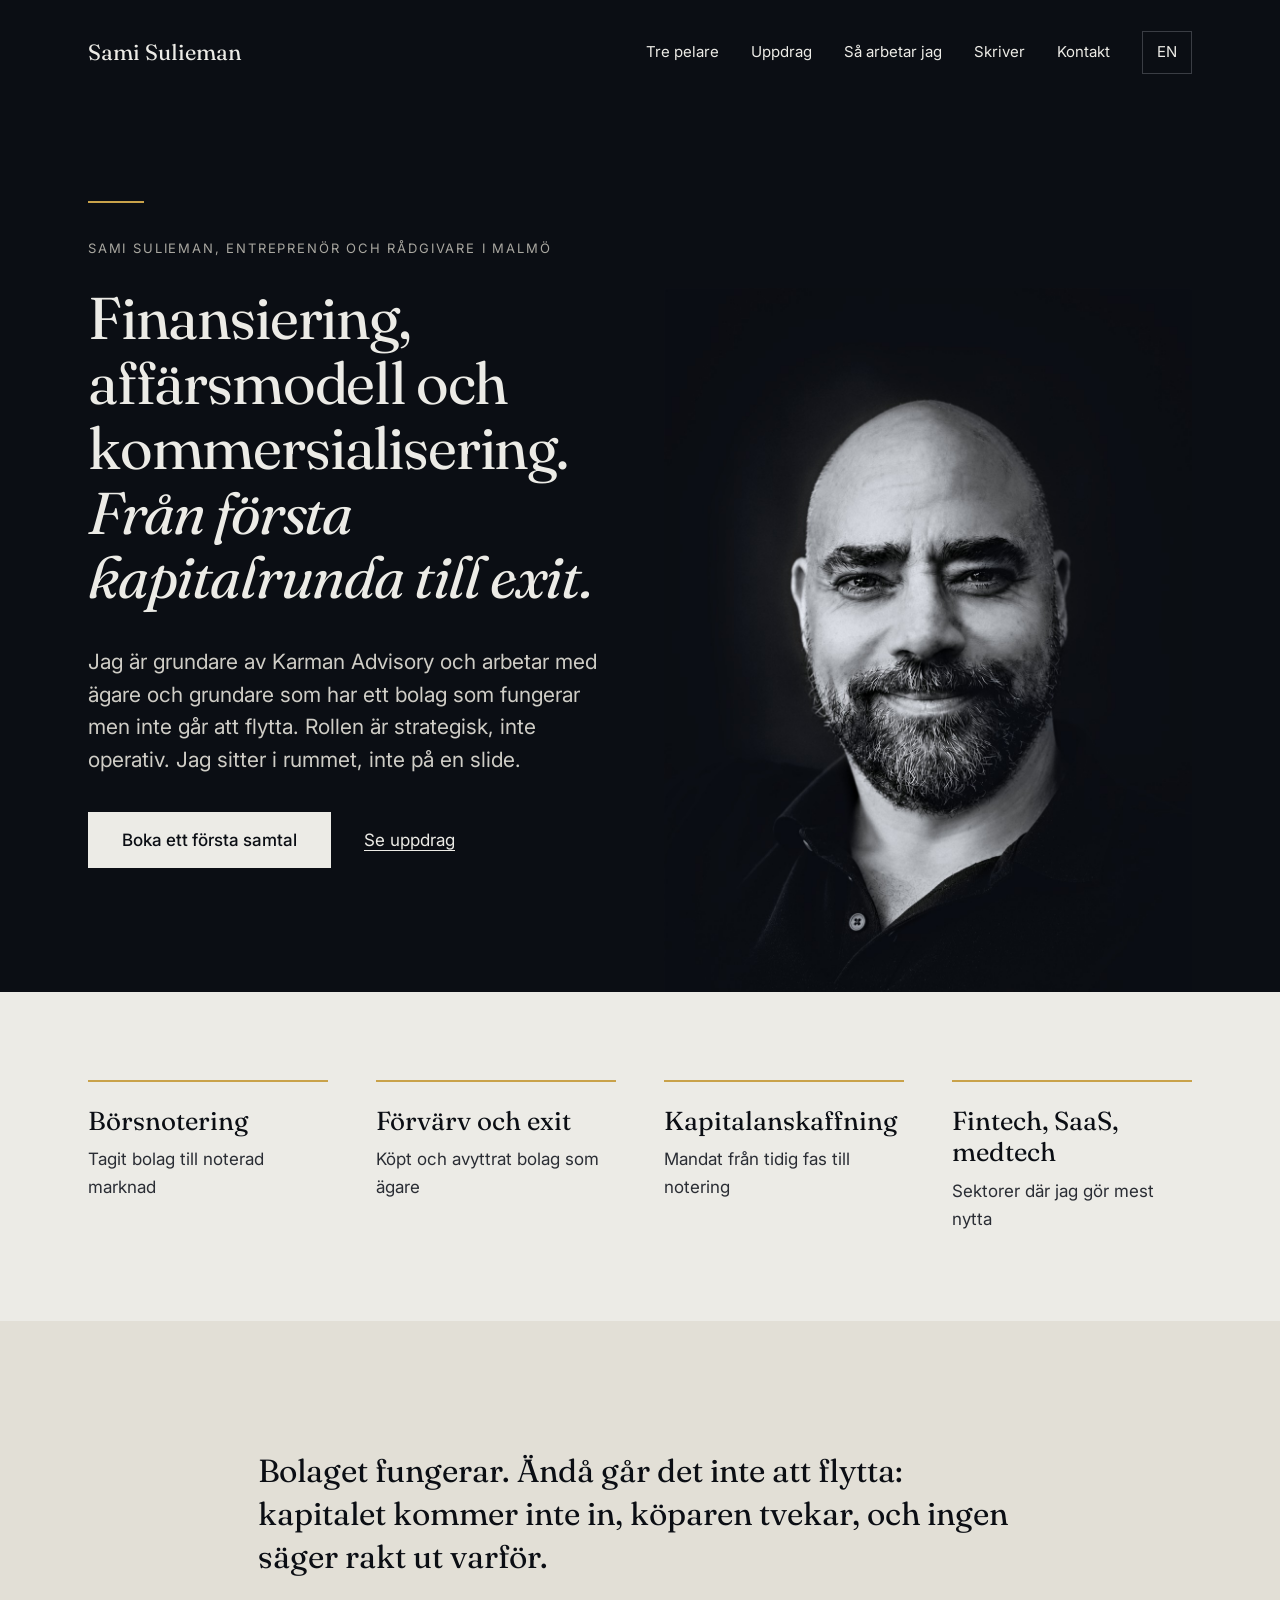
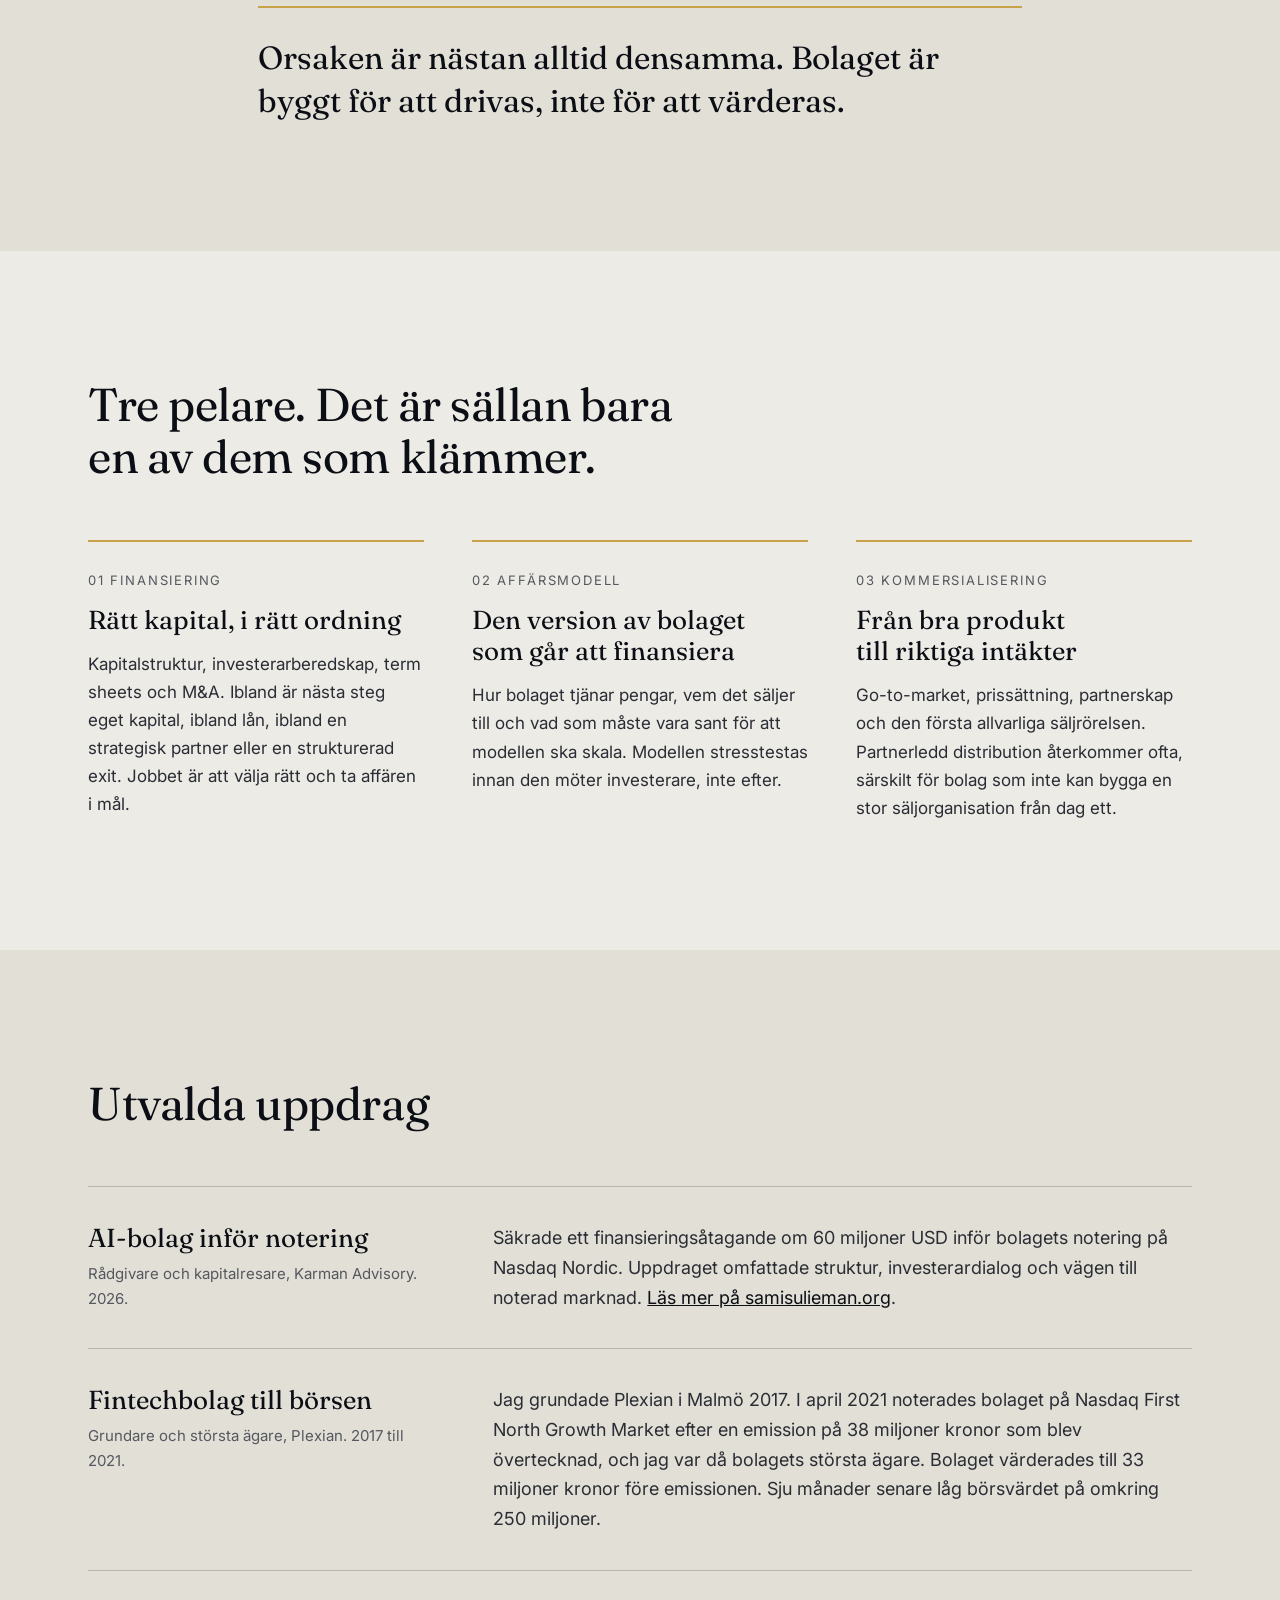
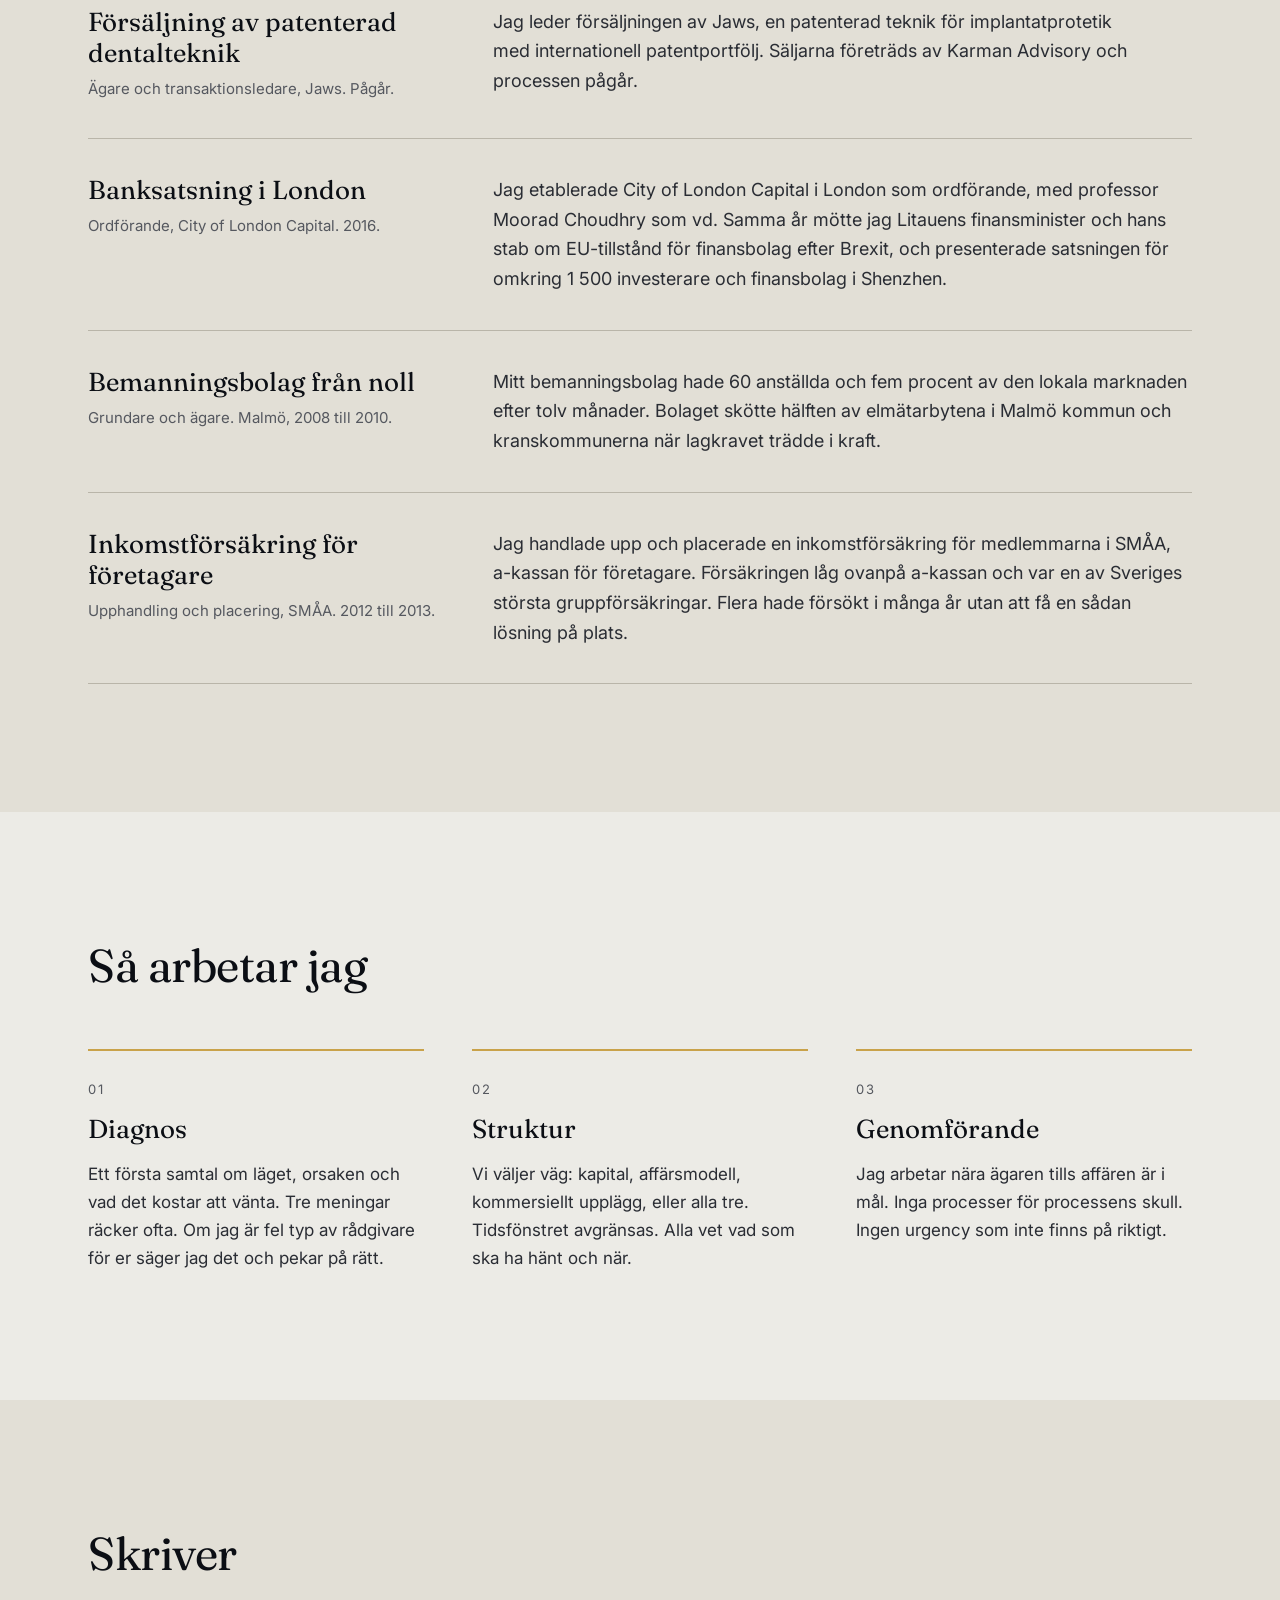
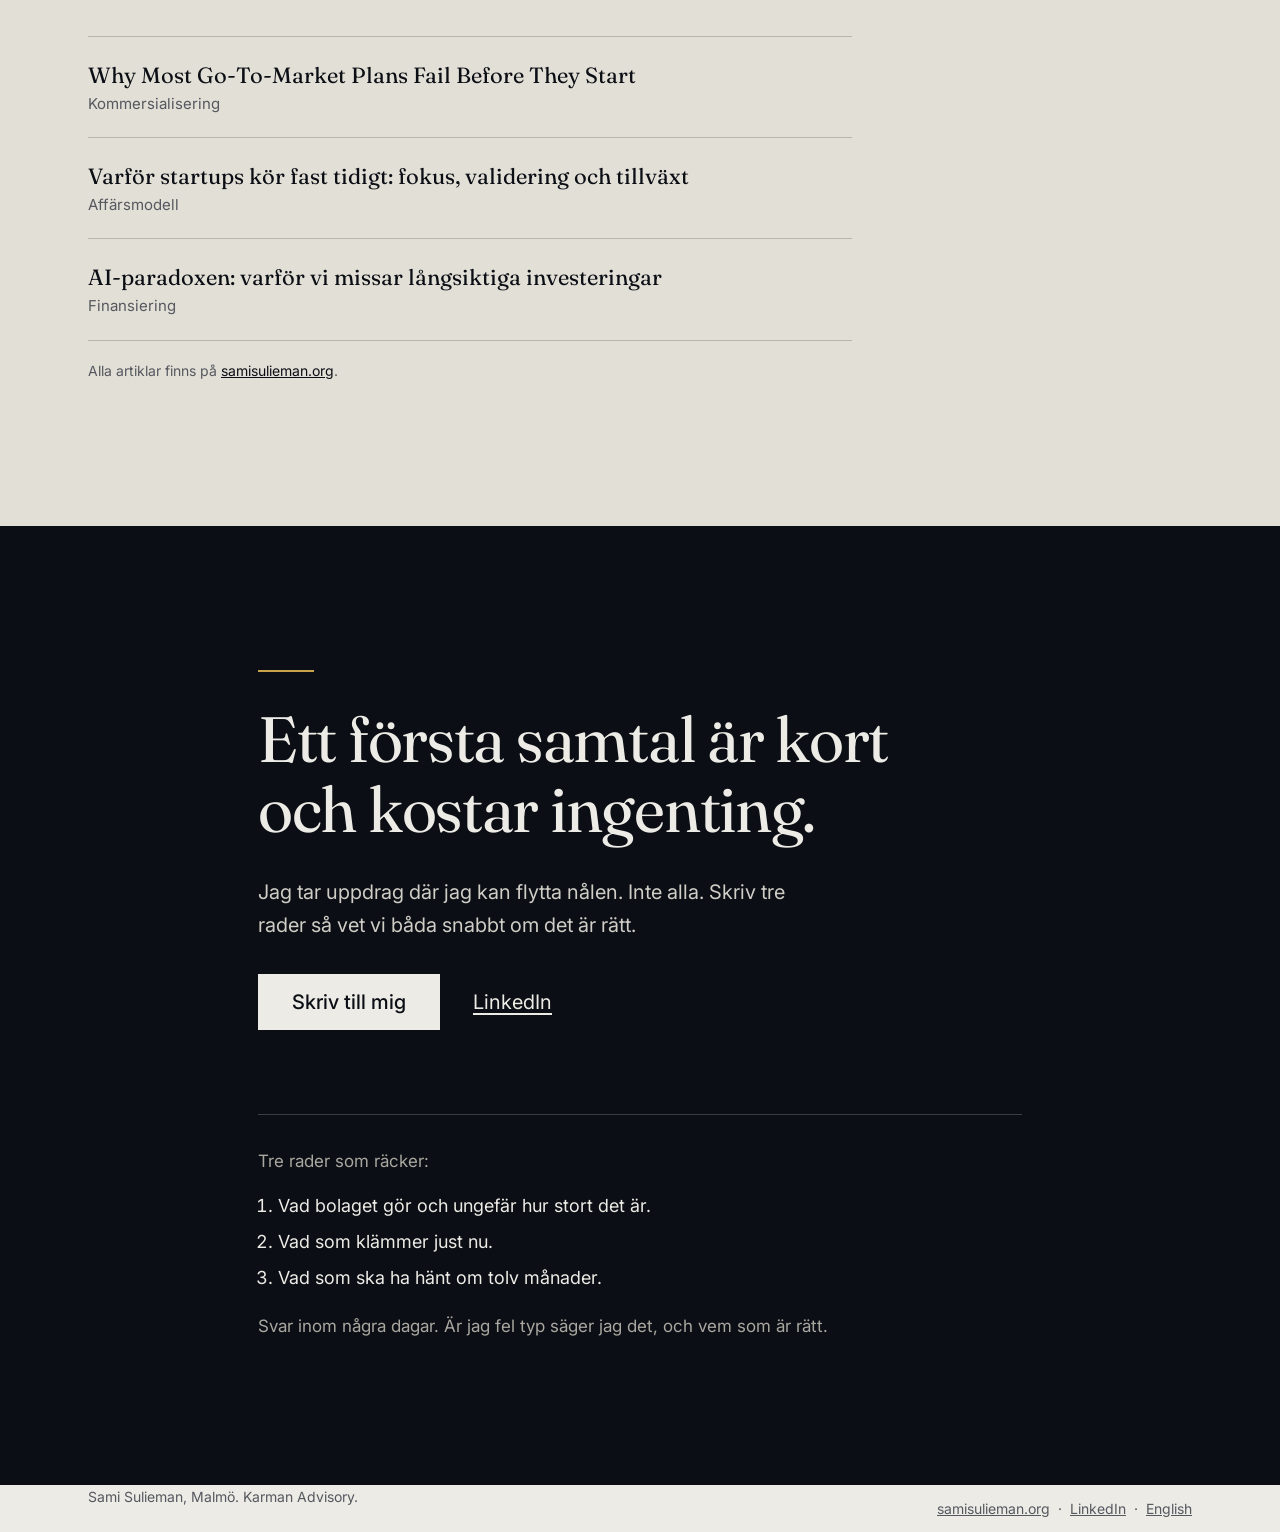
<file: index.html>
<!DOCTYPE html>
<html lang="sv">
<head>
<meta charset="utf-8">
<meta name="viewport" content="width=device-width, initial-scale=1">
<title>Sami Sulieman | Entreprenör och rådgivare i Malmö</title>
<meta name="description" content="Sami Sulieman är entreprenör och rådgivare i Malmö och grundare av Karman Advisory. Finansiering, affärsmodell och kommersialisering, fram till exit.">
<meta name="author" content="Sami Sulieman">
<meta name="robots" content="index, follow, max-image-preview:large">
<meta name="theme-color" content="#0b0e14">
<link rel="canonical" href="https://samisulieman.se/">
<link rel="alternate" hreflang="sv" href="https://samisulieman.se/">
<link rel="alternate" hreflang="en" href="https://samisulieman.se/en/">
<link rel="alternate" hreflang="x-default" href="https://samisulieman.se/">
<link rel="icon" href="/favicon.svg" type="image/svg+xml">
<meta property="og:site_name" content="Sami Sulieman">
<meta property="og:title" content="Sami Sulieman | Entreprenör och rådgivare i Malmö">
<meta property="og:description" content="Finansiering, affärsmodell och kommersialisering. Från första kapitalrunda till exit.">
<meta property="og:type" content="profile">
<meta property="profile:first_name" content="Sami">
<meta property="profile:last_name" content="Sulieman">
<meta property="og:url" content="https://samisulieman.se/">
<meta property="og:locale" content="sv_SE">
<meta property="og:locale:alternate" content="en_GB">
<meta property="og:image" content="https://samisulieman.se/sami-sulieman.jpg">
<meta property="og:image:width" content="1086">
<meta property="og:image:height" content="1448">
<meta property="og:image:alt" content="Sami Sulieman, entreprenör och rådgivare i Malmö">
<meta name="twitter:card" content="summary_large_image">
<meta name="twitter:site" content="@SamiSulieman">
<meta name="twitter:title" content="Sami Sulieman | Entreprenör och rådgivare i Malmö">
<meta name="twitter:description" content="Finansiering, affärsmodell och kommersialisering. Från första kapitalrunda till exit.">
<meta name="twitter:image" content="https://samisulieman.se/sami-sulieman.jpg">
<link rel="preconnect" href="https://fonts.googleapis.com">
<link rel="preconnect" href="https://fonts.gstatic.com" crossorigin>
<link rel="stylesheet" href="https://fonts.googleapis.com/css2?family=Fraunces:ital,opsz,wght@0,9..144,400;1,9..144,400&family=Inter:wght@400;500;600&display=swap">
<link rel="stylesheet" href="style.css">
<script type="application/ld+json">
{
  "@context": "https://schema.org",
  "@type": "ProfilePage",
  "@id": "https://samisulieman.se/#page",
  "url": "https://samisulieman.se/",
  "name": "Sami Sulieman | Entreprenör och rådgivare i Malmö",
  "inLanguage": "sv",
  "dateModified": "2026-11-25",
  "isPartOf": {
    "@type": "WebSite",
    "@id": "https://samisulieman.se/#website",
    "url": "https://samisulieman.se/",
    "name": "Sami Sulieman"
  },
  "mainEntity": {
    "@type": "Person",
    "@id": "https://samisulieman.se/#sami",
    "name": "Sami Sulieman",
    "givenName": "Sami",
    "familyName": "Sulieman",
    "url": "https://samisulieman.se/",
    "image": "https://samisulieman.se/sami-sulieman.jpg",
    "jobTitle": "Founder, Karman Advisory",
    "description": "Entreprenör och rådgivare i Malmö. Finansiering, affärsmodell och kommersialisering, från första kapitalrunda till exit.",
    "address": {
      "@type": "PostalAddress",
      "addressLocality": "Malmö",
      "addressCountry": "SE"
    },
    "worksFor": {
      "@type": "Organization",
      "name": "Karman Advisory",
      "url": "https://www.samisulieman.org/#karman-advisory"
    },
    "knowsAbout": [
      "Finansiering",
      "Kapitalanskaffning",
      "Affärsmodeller",
      "Kommersialisering",
      "Go-to-market",
      "M&A",
      "Fintech",
      "SaaS",
      "Medtech"
    ],
    "sameAs": [
      "https://www.samisulieman.org/",
      "https://www.linkedin.com/in/samisulieman/",
      "https://x.com/SamiSulieman",
      "https://www.facebook.com/SamiSul",
      "https://www.youtube.com/@SamiSulieman",
      "https://vimeo.com/samisulieman",
      "https://www.crunchbase.com/person/sami-sulieman",
      "https://medium.com/@samisulieman",
      "https://substack.com/@samisulieman",
      "https://www.instagram.com/samisulieman/",
      "https://wellfound.com/u/sami-sulieman-1",
      "https://www.f6s.com/member/sami-sulieman",
      "https://www.slideshare.net/SamiSulieman",
      "https://about.me/samisulieman",
      "https://linktr.ee/samisulieman",
      "https://bsky.app/profile/samisulieman.bsky.social",
      "https://flipboard.com/@SamiSuliema2026",
      "https://wikialpha.co/wiki/Sami_Sulieman",
      "https://github.com/suliemansami"
    ]
  }
}
</script>
</head>
<body>

<header>
  <div class="wrap nav">
    <a class="brand" href="#top">Sami Sulieman</a>
    <ul>
      <li><a href="#pelare">Tre pelare</a></li>
      <li><a href="#uppdrag">Uppdrag</a></li>
      <li><a href="#sa">Så arbetar jag</a></li>
      <li><a href="#skriver">Skriver</a></li>
      <li><a href="#kontakt">Kontakt</a></li>
      <li><a class="lang" href="en/" hreflang="en">EN</a></li>
    </ul>
  </div>
</header>

<main id="top">

<section class="hero">
  <div class="wrap">
    <div class="hero-text">
    <h1><span class="kicker">Sami Sulieman, entreprenör och rådgivare i Malmö</span>Finansiering, affärsmodell och kommersialisering. <em>Från första kapitalrunda till exit.</em></h1>
    <p class="lede">Jag är grundare av Karman Advisory och arbetar med ägare och grundare som har ett bolag som fungerar men inte går att flytta. Rollen är strategisk, inte operativ. Jag sitter i rummet, inte på en slide.</p>
    <a class="btn" href="#kontakt">Boka ett första samtal</a>
    <a class="btn ghost" href="#uppdrag">Se uppdrag</a>
  </div>
    <img src="sami-sulieman.jpg" alt="Sami Sulieman, entreprenör och rådgivare i Malmö" width="1086" height="1448" fetchpriority="high" decoding="async">
  </div>
</section>

<section class="tight">
  <div class="wrap">
    <div class="proof">
      <div><strong>Börsnotering</strong><span>Tagit bolag till noterad marknad</span></div>
      <div><strong>Förvärv och exit</strong><span>Köpt och avyttrat bolag som ägare</span></div>
      <div><strong>Kapitalanskaffning</strong><span>Mandat från tidig fas till notering</span></div>
      <div><strong>Fintech, SaaS, medtech</strong><span>Sektorer där jag gör mest nytta</span></div>
    </div>
  </div>
</section>

<section class="band">
  <div class="wrap">
    <p class="diag">Bolaget fungerar. Ändå går det inte att flytta: kapitalet kommer inte in, köparen tvekar, och ingen säger rakt ut varför. <strong>Orsaken är nästan alltid densamma. Bolaget är byggt för att drivas, inte för att värderas.</strong></p>
  </div>
</section>

<section id="pelare">
  <div class="wrap">
    <h2>Tre pelare. Det är sällan bara en av dem som klämmer.</h2>
    <div class="grid3">
      <div class="card">
        <div class="n">01 FINANSIERING</div>
        <h3>Rätt kapital, i rätt ordning</h3>
        <p>Kapitalstruktur, investerarberedskap, term sheets och M&amp;A. Ibland är nästa steg eget kapital, ibland lån, ibland en strategisk partner eller en strukturerad exit. Jobbet är att välja rätt och ta affären i mål.</p>
      </div>
      <div class="card">
        <div class="n">02 AFFÄRSMODELL</div>
        <h3>Den version av bolaget som går att finansiera</h3>
        <p>Hur bolaget tjänar pengar, vem det säljer till och vad som måste vara sant för att modellen ska skala. Modellen stresstestas innan den möter investerare, inte efter.</p>
      </div>
      <div class="card">
        <div class="n">03 KOMMERSIALISERING</div>
        <h3>Från bra produkt till riktiga intäkter</h3>
        <p>Go-to-market, prissättning, partnerskap och den första allvarliga säljrörelsen. Partnerledd distribution återkommer ofta, särskilt för bolag som inte kan bygga en stor säljorganisation från dag ett.</p>
      </div>
    </div>
  </div>
</section>

<section id="uppdrag" class="band">
  <div class="wrap">
    <h2>Utvalda uppdrag</h2>
    <div class="case">
      <div class="meta"><b>AI-bolag inför notering</b>Rådgivare och kapitalresare, Karman Advisory. 2026.</div>
      <p>Säkrade ett finansieringsåtagande om 60 miljoner USD inför bolagets notering på Nasdaq Nordic. Uppdraget omfattade struktur, investerardialog och vägen till noterad marknad. <a href="https://www.samisulieman.org/sami-sulieman-60-miljoner-usd-ai-bolagsnotering-nasdaq-nordic/" rel="noopener">Läs mer på samisulieman.org</a>.</p>
    </div>
    <div class="case">
      <div class="meta"><b>Fintechbolag till börsen</b>Grundare och största ägare, Plexian. 2017 till 2021.</div>
      <p>Jag grundade Plexian i Malmö 2017. I april 2021 noterades bolaget på Nasdaq First North Growth Market efter en emission på 38 miljoner kronor som blev övertecknad, och jag var då bolagets största ägare. Bolaget värderades till 33 miljoner kronor före emissionen. Sju månader senare låg börsvärdet på omkring 250 miljoner.</p>
    </div>
    <div class="case">
      <div class="meta"><b>Försäljning av patenterad dentalteknik</b>Ägare och transaktionsledare, Jaws. Pågår.</div>
      <p>Jag leder försäljningen av Jaws, en patenterad teknik för implantatprotetik med internationell patentportfölj. Säljarna företräds av Karman Advisory och processen pågår.</p>
    </div>
    <div class="case">
      <div class="meta"><b>Banksatsning i London</b>Ordförande, City of London Capital. 2016.</div>
      <p>Jag etablerade City of London Capital i London som ordförande, med professor Moorad Choudhry som vd. Samma år mötte jag Litauens finansminister och hans stab om EU-tillstånd för finansbolag efter Brexit, och presenterade satsningen för omkring 1 500 investerare och finansbolag i Shenzhen.</p>
    </div>
    <div class="case">
      <div class="meta"><b>Bemanningsbolag från noll</b>Grundare och ägare. Malmö, 2008 till 2010.</div>
      <p>Mitt bemanningsbolag hade 60 anställda och fem procent av den lokala marknaden efter tolv månader. Bolaget skötte hälften av elmätarbytena i Malmö kommun och kranskommunerna när lagkravet trädde i kraft.</p>
    </div>
    <div class="case">
      <div class="meta"><b>Inkomstförsäkring för företagare</b>Upphandling och placering, SMÅA. 2012 till 2013.</div>
      <p>Jag handlade upp och placerade en inkomstförsäkring för medlemmarna i SMÅA, a-kassan för företagare. Försäkringen låg ovanpå a-kassan och var en av Sveriges största gruppförsäkringar. Flera hade försökt i många år utan att få en sådan lösning på plats.</p>
    </div>
  </div>
</section>

<section id="sa">
  <div class="wrap">
    <h2>Så arbetar jag</h2>
    <div class="steps">
      <div><h3>Diagnos</h3><p>Ett första samtal om läget, orsaken och vad det kostar att vänta. Tre meningar räcker ofta. Om jag är fel typ av rådgivare för er säger jag det och pekar på rätt.</p></div>
      <div><h3>Struktur</h3><p>Vi väljer väg: kapital, affärsmodell, kommersiellt upplägg, eller alla tre. Tidsfönstret avgränsas. Alla vet vad som ska ha hänt och när.</p></div>
      <div><h3>Genomförande</h3><p>Jag arbetar nära ägaren tills affären är i mål. Inga processer för processens skull. Ingen urgency som inte finns på riktigt.</p></div>
    </div>
  </div>
</section>

<section id="skriver" class="band">
  <div class="wrap">
    <h2>Skriver</h2>
    <div class="reads">
      <a href="https://www.samisulieman.org/why-most-gtm-plans-fail/" rel="noopener">Why Most Go-To-Market Plans Fail Before They Start<span>Kommersialisering</span></a>
      <a href="https://www.samisulieman.org/varfor-startups-kor-fast-tidigt-sami-sulieman-om-fokus-validering-och-tillvaxt/" rel="noopener">Varför startups kör fast tidigt: fokus, validering och tillväxt<span>Affärsmodell</span></a>
      <a href="https://www.samisulieman.org/sami-sulieman-om-ai-paradoxen-varfor-vi-missar-langsiktiga-investeringar/" rel="noopener">AI-paradoxen: varför vi missar långsiktiga investeringar<span>Finansiering</span></a>
    </div>
    <p style="margin-top:18px;color:var(--ink-3);font-size:14px">Alla artiklar finns på <a href="https://www.samisulieman.org/">samisulieman.org</a>.</p>
  </div>
</section>

<section id="kontakt" class="dark">
  <div class="wrap contact">
    <div>
      <h2>Ett första samtal är kort och kostar ingenting.</h2>
      <p style="color:var(--ink-2)">Jag tar uppdrag där jag kan flytta nålen. Inte alla. Skriv tre rader så vet vi båda snabbt om det är rätt.</p>
      <p><a class="btn" href="mailto:sami@karmaninvest.se?subject=F%C3%B6rsta%20samtal">Skriv till mig</a> <a class="btn ghost" href="https://www.linkedin.com/in/samisulieman/" rel="me noopener">LinkedIn</a></p>
    </div>
    <div class="box">
      <p>Tre rader som räcker:</p>
      <ol>
        <li>Vad bolaget gör och ungefär hur stort det är.</li>
        <li>Vad som klämmer just nu.</li>
        <li>Vad som ska ha hänt om tolv månader.</li>
      </ol>
      <p>Svar inom några dagar. Är jag fel typ säger jag det, och vem som är rätt.</p>
    </div>
  </div>
</section>

</main>

<footer class="wrap">
  <div>Sami Sulieman, Malmö. Karman Advisory.</div>
  <div><a href="https://www.samisulieman.org/">samisulieman.org</a> &nbsp;·&nbsp; <a href="https://www.linkedin.com/in/samisulieman/" rel="me">LinkedIn</a> &nbsp;·&nbsp; <a href="en/">English</a></div>
</footer>

</body>
</html>
</file>
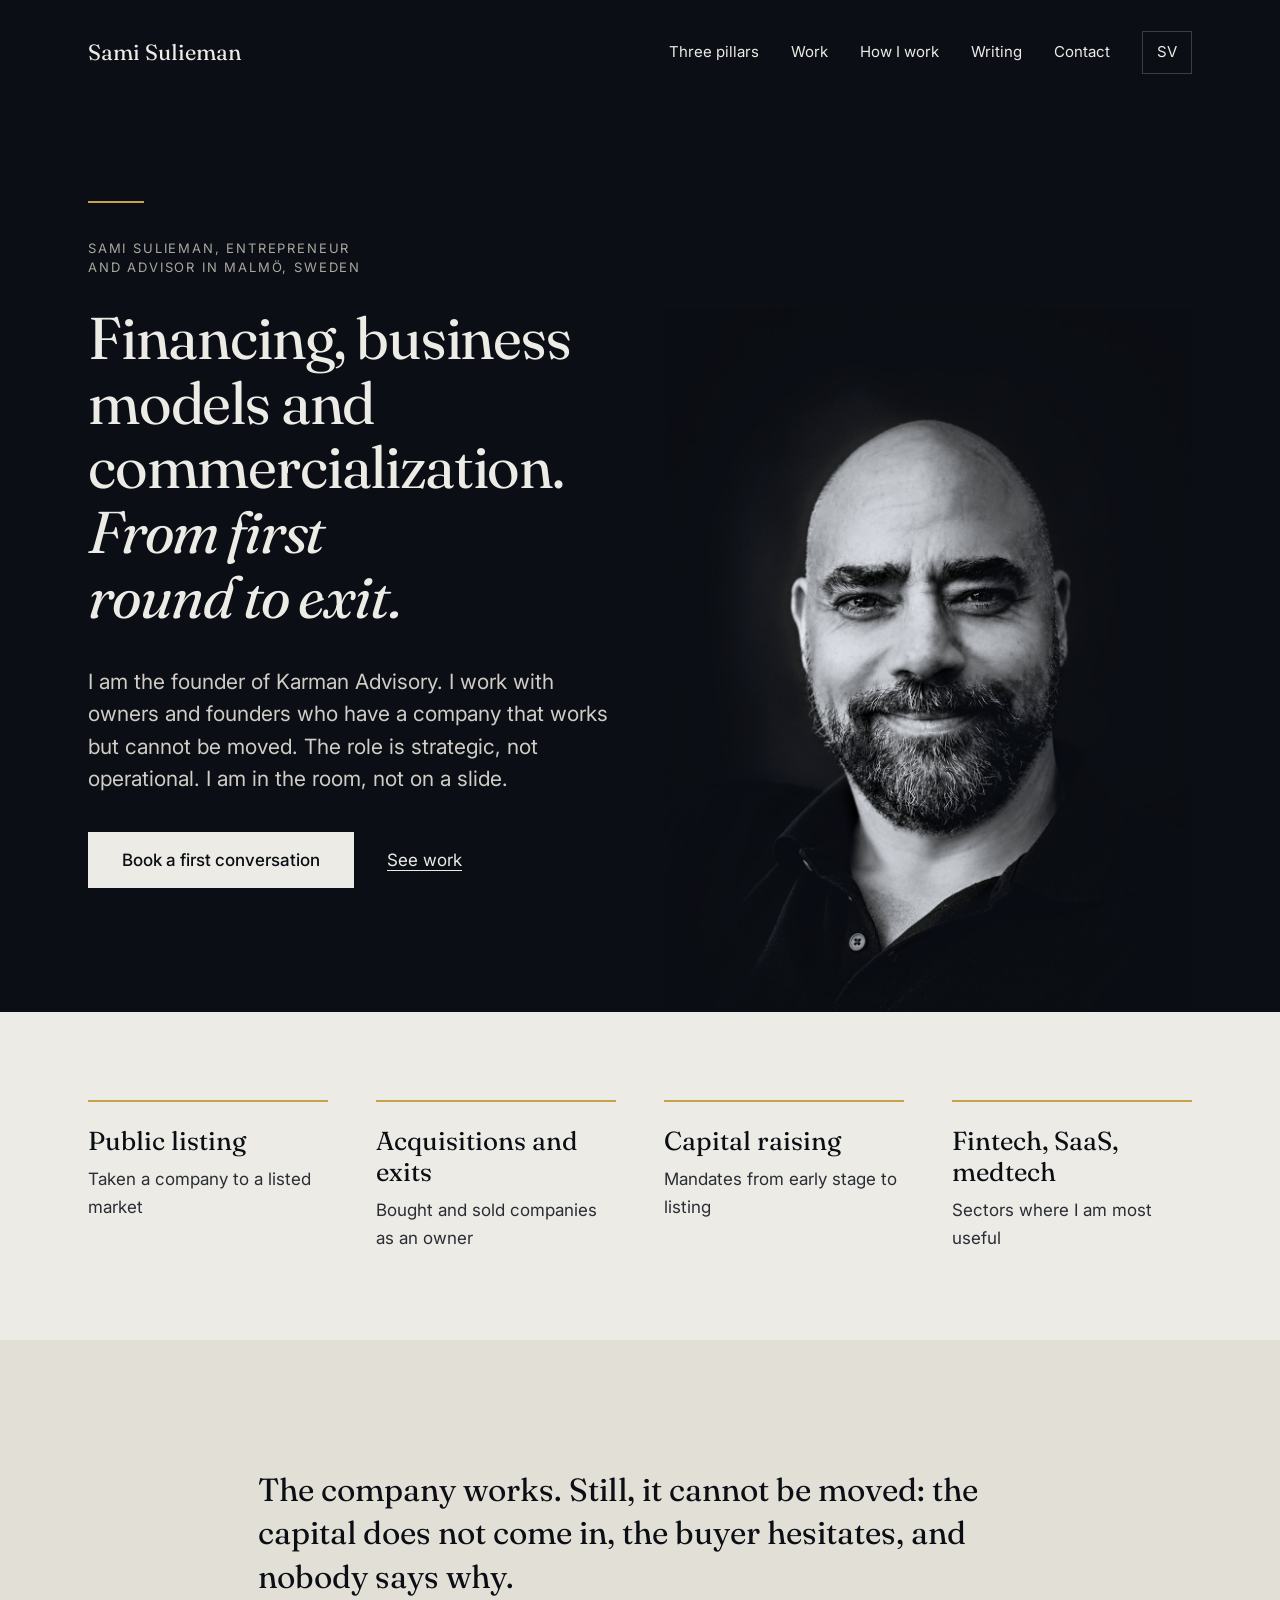
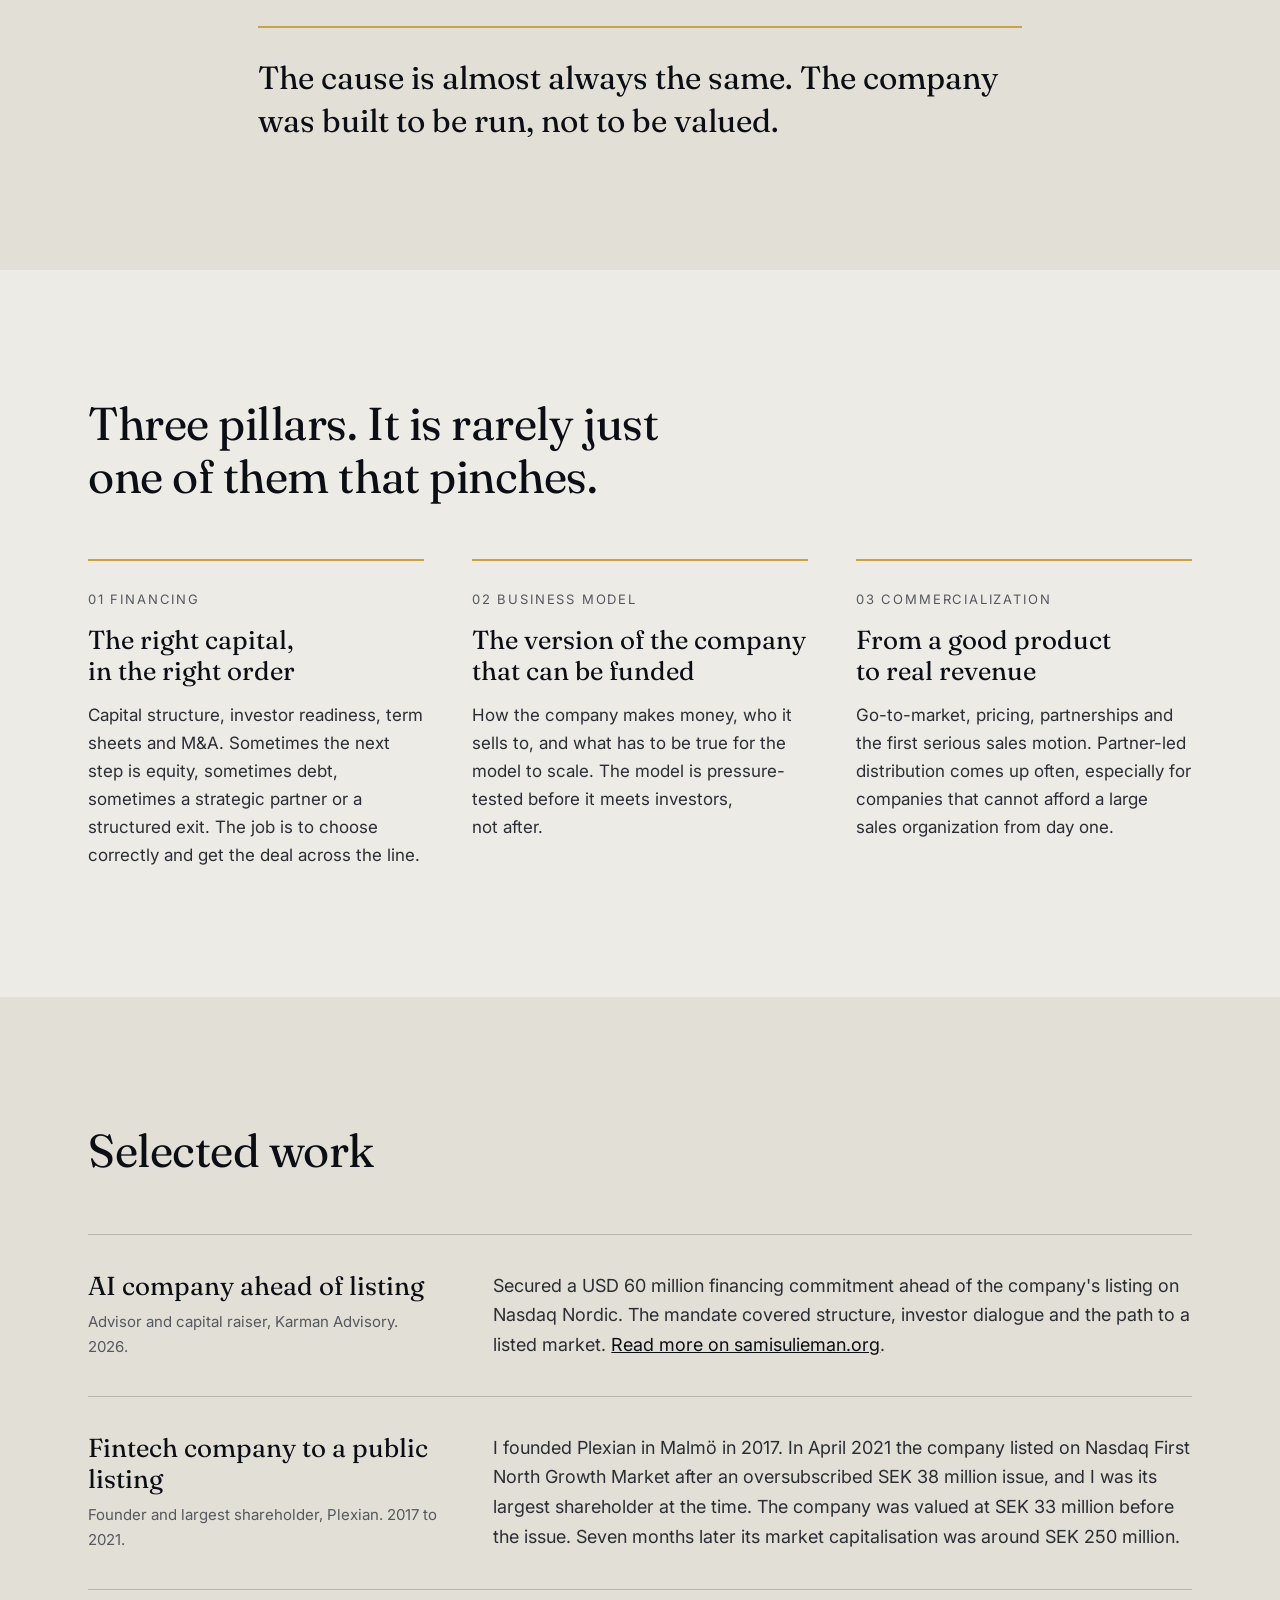
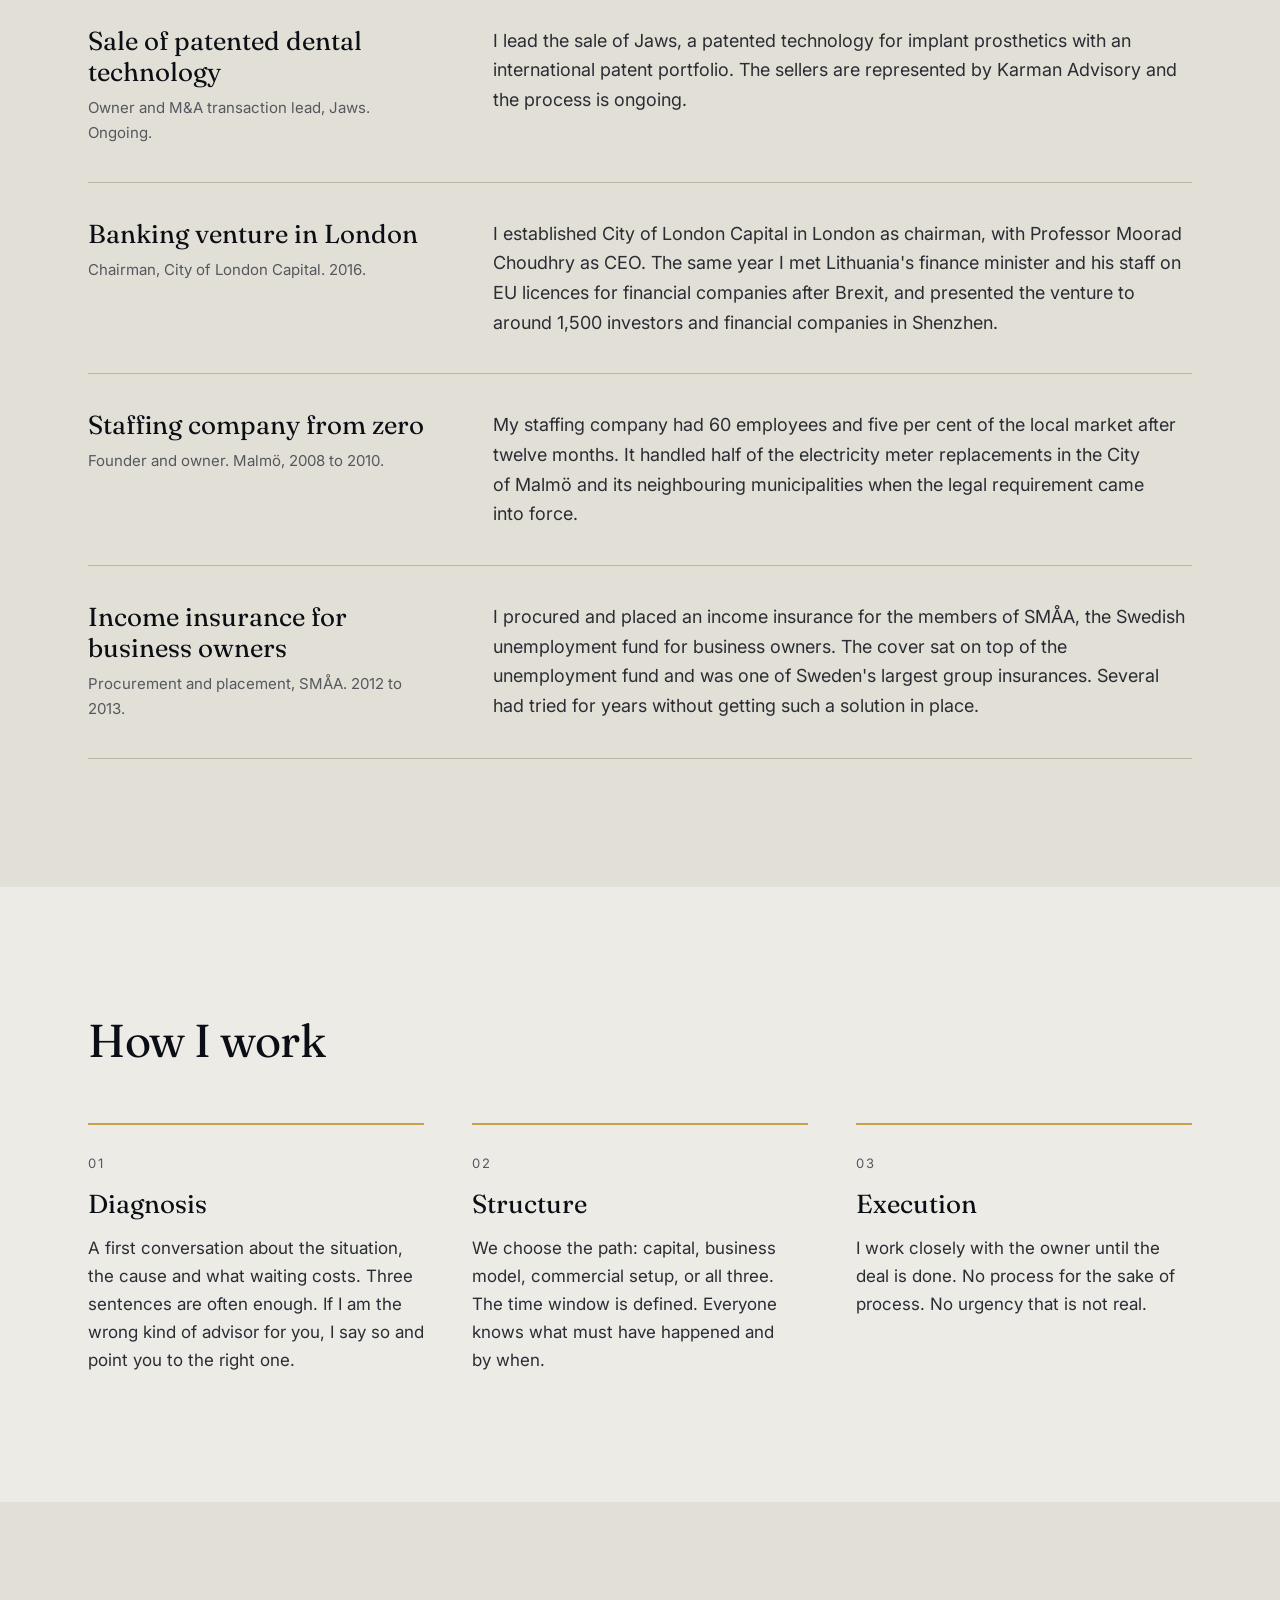
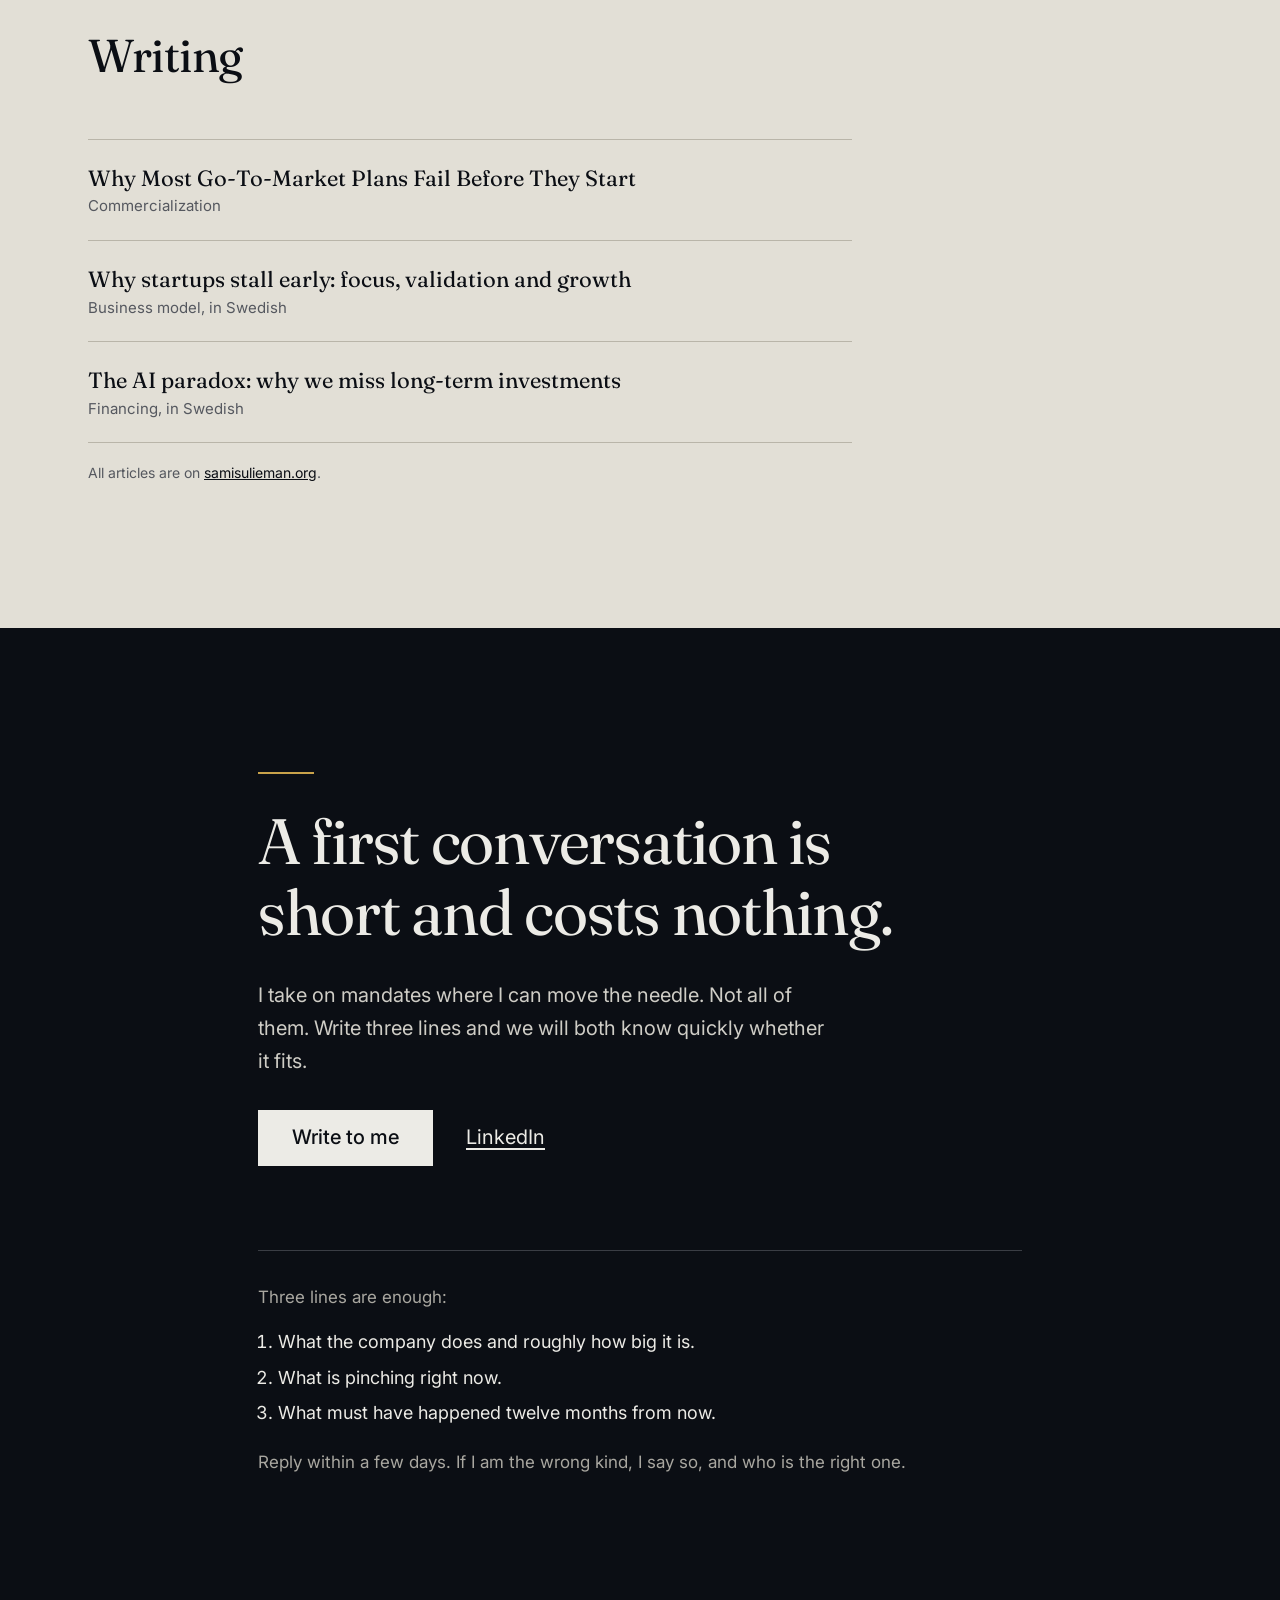
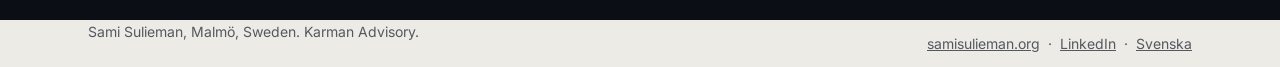
<file: en/index.html>
<!DOCTYPE html>
<html lang="en">
<head>
<meta charset="utf-8">
<meta name="viewport" content="width=device-width, initial-scale=1">
<title>Sami Sulieman | Entrepreneur and advisor in Malmö, Sweden</title>
<meta name="description" content="Sami Sulieman is an entrepreneur and advisor in Malmö, Sweden, and the founder of Karman Advisory. Financing, business models and commercialization.">
<meta name="author" content="Sami Sulieman">
<meta name="robots" content="index, follow, max-image-preview:large">
<meta name="theme-color" content="#0b0e14">
<link rel="canonical" href="https://samisulieman.se/en/">
<link rel="alternate" hreflang="sv" href="https://samisulieman.se/">
<link rel="alternate" hreflang="en" href="https://samisulieman.se/en/">
<link rel="alternate" hreflang="x-default" href="https://samisulieman.se/">
<link rel="icon" href="/favicon.svg" type="image/svg+xml">
<meta property="og:site_name" content="Sami Sulieman">
<meta property="og:title" content="Sami Sulieman | Entrepreneur and advisor in Malmö, Sweden">
<meta property="og:description" content="Financing, business models and commercialization. From first round to exit.">
<meta property="og:type" content="profile">
<meta property="profile:first_name" content="Sami">
<meta property="profile:last_name" content="Sulieman">
<meta property="og:url" content="https://samisulieman.se/en/">
<meta property="og:locale" content="en_GB">
<meta property="og:locale:alternate" content="sv_SE">
<meta property="og:image" content="https://samisulieman.se/sami-sulieman.jpg">
<meta property="og:image:width" content="1086">
<meta property="og:image:height" content="1448">
<meta property="og:image:alt" content="Sami Sulieman, entrepreneur and advisor in Malmö, Sweden">
<meta name="twitter:card" content="summary_large_image">
<meta name="twitter:site" content="@SamiSulieman">
<meta name="twitter:title" content="Sami Sulieman | Entrepreneur and advisor in Malmö, Sweden">
<meta name="twitter:description" content="Financing, business models and commercialization. From first round to exit.">
<meta name="twitter:image" content="https://samisulieman.se/sami-sulieman.jpg">
<link rel="preconnect" href="https://fonts.googleapis.com">
<link rel="preconnect" href="https://fonts.gstatic.com" crossorigin>
<link rel="stylesheet" href="https://fonts.googleapis.com/css2?family=Fraunces:ital,opsz,wght@0,9..144,400;1,9..144,400&family=Inter:wght@400;500;600&display=swap">
<link rel="stylesheet" href="../style.css">
<script type="application/ld+json">
{
  "@context": "https://schema.org",
  "@type": "ProfilePage",
  "@id": "https://samisulieman.se/en/#page",
  "url": "https://samisulieman.se/en/",
  "name": "Sami Sulieman | Entrepreneur and advisor in Malmö, Sweden",
  "inLanguage": "en",
  "dateModified": "2026-11-25",
  "isPartOf": {
    "@type": "WebSite",
    "@id": "https://samisulieman.se/#website",
    "url": "https://samisulieman.se/",
    "name": "Sami Sulieman"
  },
  "mainEntity": {
    "@type": "Person",
    "@id": "https://samisulieman.se/#sami",
    "name": "Sami Sulieman",
    "givenName": "Sami",
    "familyName": "Sulieman",
    "url": "https://samisulieman.se/",
    "image": "https://samisulieman.se/sami-sulieman.jpg",
    "jobTitle": "Founder, Karman Advisory",
    "description": "Entrepreneur and advisor in Malmö, Sweden. Financing, business models and commercialization, from first round to exit.",
    "address": {
      "@type": "PostalAddress",
      "addressLocality": "Malmö",
      "addressCountry": "SE"
    },
    "worksFor": {
      "@type": "Organization",
      "name": "Karman Advisory",
      "url": "https://www.samisulieman.org/#karman-advisory"
    },
    "knowsAbout": [
      "Financing",
      "Capital raising",
      "Business models",
      "Commercialization",
      "Go-to-market",
      "M&A",
      "Fintech",
      "SaaS",
      "Medtech"
    ],
    "sameAs": [
      "https://www.samisulieman.org/",
      "https://www.linkedin.com/in/samisulieman/",
      "https://x.com/SamiSulieman",
      "https://www.facebook.com/SamiSul",
      "https://www.youtube.com/@SamiSulieman",
      "https://vimeo.com/samisulieman",
      "https://www.crunchbase.com/person/sami-sulieman",
      "https://medium.com/@samisulieman",
      "https://substack.com/@samisulieman",
      "https://www.instagram.com/samisulieman/",
      "https://wellfound.com/u/sami-sulieman-1",
      "https://www.f6s.com/member/sami-sulieman",
      "https://www.slideshare.net/SamiSulieman",
      "https://about.me/samisulieman",
      "https://linktr.ee/samisulieman",
      "https://bsky.app/profile/samisulieman.bsky.social",
      "https://flipboard.com/@SamiSuliema2026",
      "https://wikialpha.co/wiki/Sami_Sulieman",
      "https://github.com/suliemansami"
    ]
  }
}
</script>
</head>
<body>

<header>
  <div class="wrap nav">
    <a class="brand" href="#top">Sami Sulieman</a>
    <ul>
      <li><a href="#pillars">Three pillars</a></li>
      <li><a href="#work">Work</a></li>
      <li><a href="#how">How I work</a></li>
      <li><a href="#writing">Writing</a></li>
      <li><a href="#contact">Contact</a></li>
      <li><a class="lang" href="../" hreflang="sv">SV</a></li>
    </ul>
  </div>
</header>

<main id="top">

<section class="hero">
  <div class="wrap">
    <div class="hero-text">
    <h1><span class="kicker">Sami Sulieman, entrepreneur and advisor in Malmö, Sweden</span>Financing, business models and commercialization. <em>From first round to exit.</em></h1>
    <p class="lede">I am the founder of Karman Advisory. I work with owners and founders who have a company that works but cannot be moved. The role is strategic, not operational. I am in the room, not on a slide.</p>
    <a class="btn" href="#contact">Book a first conversation</a>
    <a class="btn ghost" href="#work">See work</a>
  </div>
    <img src="../sami-sulieman.jpg" alt="Sami Sulieman, entrepreneur and advisor in Malmö, Sweden" width="1086" height="1448" fetchpriority="high" decoding="async">
  </div>
</section>

<section class="tight">
  <div class="wrap">
    <div class="proof">
      <div><strong>Public listing</strong><span>Taken a company to a listed market</span></div>
      <div><strong>Acquisitions and exits</strong><span>Bought and sold companies as an owner</span></div>
      <div><strong>Capital raising</strong><span>Mandates from early stage to listing</span></div>
      <div><strong>Fintech, SaaS, medtech</strong><span>Sectors where I am most useful</span></div>
    </div>
  </div>
</section>

<section class="band">
  <div class="wrap">
    <p class="diag">The company works. Still, it cannot be moved: the capital does not come in, the buyer hesitates, and nobody says why. <strong>The cause is almost always the same. The company was built to be run, not to be valued.</strong></p>
  </div>
</section>

<section id="pillars">
  <div class="wrap">
    <h2>Three pillars. It is rarely just one of them that pinches.</h2>
    <div class="grid3">
      <div class="card">
        <div class="n">01 FINANCING</div>
        <h3>The right capital, in the right order</h3>
        <p>Capital structure, investor readiness, term sheets and M&amp;A. Sometimes the next step is equity, sometimes debt, sometimes a strategic partner or a structured exit. The job is to choose correctly and get the deal across the line.</p>
      </div>
      <div class="card">
        <div class="n">02 BUSINESS MODEL</div>
        <h3>The version of the company that can be funded</h3>
        <p>How the company makes money, who it sells to, and what has to be true for the model to scale. The model is pressure-tested before it meets investors, not after.</p>
      </div>
      <div class="card">
        <div class="n">03 COMMERCIALIZATION</div>
        <h3>From a good product to real revenue</h3>
        <p>Go-to-market, pricing, partnerships and the first serious sales motion. Partner-led distribution comes up often, especially for companies that cannot afford a large sales organization from day one.</p>
      </div>
    </div>
  </div>
</section>

<section id="work" class="band">
  <div class="wrap">
    <h2>Selected work</h2>
    <div class="case">
      <div class="meta"><b>AI company ahead of listing</b>Advisor and capital raiser, Karman Advisory. 2026.</div>
      <p>Secured a USD 60 million financing commitment ahead of the company's listing on Nasdaq Nordic. The mandate covered structure, investor dialogue and the path to a listed market. <a href="https://www.samisulieman.org/sami-sulieman-60-miljoner-usd-ai-bolagsnotering-nasdaq-nordic/" rel="noopener">Read more on samisulieman.org</a>.</p>
    </div>
    <div class="case">
      <div class="meta"><b>Fintech company to a public listing</b>Founder and largest shareholder, Plexian. 2017 to 2021.</div>
      <p>I founded Plexian in Malmö in 2017. In April 2021 the company listed on Nasdaq First North Growth Market after an oversubscribed SEK 38 million issue, and I was its largest shareholder at the time. The company was valued at SEK 33 million before the issue. Seven months later its market capitalisation was around SEK 250 million.</p>
    </div>
    <div class="case">
      <div class="meta"><b>Sale of patented dental technology</b>Owner and M&amp;A transaction lead, Jaws. Ongoing.</div>
      <p>I lead the sale of Jaws, a patented technology for implant prosthetics with an international patent portfolio. The sellers are represented by Karman Advisory and the process is ongoing.</p>
    </div>
    <div class="case">
      <div class="meta"><b>Banking venture in London</b>Chairman, City of London Capital. 2016.</div>
      <p>I established City of London Capital in London as chairman, with Professor Moorad Choudhry as CEO. The same year I met Lithuania's finance minister and his staff on EU licences for financial companies after Brexit, and presented the venture to around 1,500 investors and financial companies in Shenzhen.</p>
    </div>
    <div class="case">
      <div class="meta"><b>Staffing company from zero</b>Founder and owner. Malmö, 2008 to 2010.</div>
      <p>My staffing company had 60 employees and five per cent of the local market after twelve months. It handled half of the electricity meter replacements in the City of Malmö and its neighbouring municipalities when the legal requirement came into force.</p>
    </div>
    <div class="case">
      <div class="meta"><b>Income insurance for business owners</b>Procurement and placement, SMÅA. 2012 to 2013.</div>
      <p>I procured and placed an income insurance for the members of SMÅA, the Swedish unemployment fund for business owners. The cover sat on top of the unemployment fund and was one of Sweden's largest group insurances. Several had tried for years without getting such a solution in place.</p>
    </div>
  </div>
</section>

<section id="how">
  <div class="wrap">
    <h2>How I work</h2>
    <div class="steps">
      <div><h3>Diagnosis</h3><p>A first conversation about the situation, the cause and what waiting costs. Three sentences are often enough. If I am the wrong kind of advisor for you, I say so and point you to the right one.</p></div>
      <div><h3>Structure</h3><p>We choose the path: capital, business model, commercial setup, or all three. The time window is defined. Everyone knows what must have happened and by when.</p></div>
      <div><h3>Execution</h3><p>I work closely with the owner until the deal is done. No process for the sake of process. No urgency that is not real.</p></div>
    </div>
  </div>
</section>

<section id="writing" class="band">
  <div class="wrap">
    <h2>Writing</h2>
    <div class="reads">
      <a href="https://www.samisulieman.org/why-most-gtm-plans-fail/" rel="noopener">Why Most Go-To-Market Plans Fail Before They Start<span>Commercialization</span></a>
      <a href="https://www.samisulieman.org/varfor-startups-kor-fast-tidigt-sami-sulieman-om-fokus-validering-och-tillvaxt/" rel="noopener">Why startups stall early: focus, validation and growth<span>Business model, in Swedish</span></a>
      <a href="https://www.samisulieman.org/sami-sulieman-om-ai-paradoxen-varfor-vi-missar-langsiktiga-investeringar/" rel="noopener">The AI paradox: why we miss long-term investments<span>Financing, in Swedish</span></a>
    </div>
    <p style="margin-top:18px;color:var(--ink-3);font-size:14px">All articles are on <a href="https://www.samisulieman.org/">samisulieman.org</a>.</p>
  </div>
</section>

<section id="contact" class="dark">
  <div class="wrap contact">
    <div>
      <h2>A first conversation is short and costs nothing.</h2>
      <p style="color:var(--ink-2)">I take on mandates where I can move the needle. Not all of them. Write three lines and we will both know quickly whether it fits.</p>
      <p><a class="btn" href="mailto:sami@karmaninvest.se?subject=First%20conversation">Write to me</a> <a class="btn ghost" href="https://www.linkedin.com/in/samisulieman/" rel="me noopener">LinkedIn</a></p>
    </div>
    <div class="box">
      <p>Three lines are enough:</p>
      <ol>
        <li>What the company does and roughly how big it is.</li>
        <li>What is pinching right now.</li>
        <li>What must have happened twelve months from now.</li>
      </ol>
      <p>Reply within a few days. If I am the wrong kind, I say so, and who is the right one.</p>
    </div>
  </div>
</section>

</main>

<footer class="wrap">
  <div>Sami Sulieman, Malmö, Sweden. Karman Advisory.</div>
  <div><a href="https://www.samisulieman.org/">samisulieman.org</a> &nbsp;·&nbsp; <a href="https://www.linkedin.com/in/samisulieman/" rel="me">LinkedIn</a> &nbsp;·&nbsp; <a href="../">Svenska</a></div>
</footer>

</body>
</html>
</file>
<file: style.css>
:root{
  --ground:#ecebe6;--band:#e2dfd6;--ink:#0b0e14;--text:#2a2d34;--muted:#55585f;
  --line:#b9b5a9;--gold:#c9a24a;--on-dark:#ecebe6;--on-dark-2:#cfcdc6;--on-dark-3:#a9a7a0;--dark-line:#3a3d44;
  --ink-2:#2a2d34;--ink-3:#55585f;
  --serif:Fraunces,Georgia,"Times New Roman",serif;
  --sans:Inter,system-ui,-apple-system,"Segoe UI",Roboto,Helvetica,Arial,sans-serif;
  --max:1160px;
}
*{box-sizing:border-box}
html{scroll-behavior:smooth}
@media (prefers-reduced-motion:reduce){html{scroll-behavior:auto}}
body{margin:0;background:var(--ground);color:var(--ink);font-family:var(--sans);font-size:1.0625rem;line-height:1.65;-webkit-font-smoothing:antialiased}
h1,h2,h3{font-family:var(--serif);font-weight:400;margin:0;text-wrap:balance}
p{margin:0 0 16px;text-wrap:pretty}
a{color:var(--ink)}
a:hover{color:#6b5417}
a:focus-visible{outline:2px solid currentColor;outline-offset:3px;border-radius:2px}
.wrap{max-width:var(--max);margin:0 auto;padding:0 28px}

header{background:var(--ink);color:var(--on-dark)}
.nav{display:flex;flex-wrap:wrap;align-items:center;justify-content:space-between;gap:16px;padding-top:28px;padding-bottom:28px}
.brand{display:inline-flex;align-items:center;min-height:48px;text-decoration:none;font-family:var(--serif);font-size:1.375rem;line-height:1.2;color:var(--on-dark)}
.nav ul{display:flex;flex-wrap:wrap;align-items:center;gap:32px;list-style:none;margin:0;padding:0}
.nav ul a{display:inline-block;text-decoration:none;font-size:.9375rem;padding:12px 0;color:var(--on-dark)}
.nav ul a:hover,.brand:hover{color:#fff}
.nav .lang{border:1px solid var(--dark-line);padding:8px 14px}

.hero{background:var(--ink);color:var(--on-dark)}
.hero .wrap{display:grid;grid-template-columns:repeat(auto-fit,minmax(300px,1fr));gap:24px 48px;align-items:end;padding-top:40px}
.hero-text{align-self:center;padding:56px 0 112px}
.hero-text::before{content:"";display:block;width:56px;height:2px;background:var(--gold);margin-bottom:36px}
.kicker{font-size:.8125rem;letter-spacing:.14em;text-transform:uppercase;color:var(--on-dark-3);margin:0 0 28px}
h1{font-size:clamp(2.5rem,4.6vw,4rem);line-height:1.1;letter-spacing:-.02em;margin:0 0 36px}
h1 em{font-style:italic}
h1 .kicker{display:block;font-family:var(--sans);font-weight:400;line-height:1.5}
.lede{font-size:1.3125rem;line-height:1.55;max-width:34rem;color:var(--on-dark-2);margin:0 0 36px}
.hero img{display:block;width:100%;max-width:620px;height:auto;justify-self:end;align-self:end}

.btn{display:inline-flex;align-items:center;min-height:56px;padding:0 34px;font-weight:500;text-decoration:none;background:var(--ink);color:var(--on-dark);margin:0 28px 12px 0}
.btn:hover{color:#fff}
.btn.ghost{background:transparent;color:var(--ink);padding:0;min-height:48px;text-decoration:underline;text-underline-offset:4px;font-weight:400}
.hero .btn,.dark .btn{background:var(--on-dark);color:var(--ink)}
.hero .btn:hover,.dark .btn:hover{background:#fff;color:var(--ink)}
.hero .btn.ghost,.dark .btn.ghost{background:transparent;color:var(--on-dark)}
.hero .btn.ghost:hover,.dark .btn.ghost:hover{background:transparent;color:#fff}

section{padding:128px 0}
section.hero{padding:0}
section.tight{padding:88px 0}
section.band{background:var(--band)}
section.dark{background:var(--ink);color:var(--on-dark);--ink-2:#cfcdc6;--ink-3:#a9a7a0;padding:144px 0}
h2{font-size:clamp(2rem,3.6vw,3rem);line-height:1.14;letter-spacing:-.01em;margin:0 0 56px;max-width:44rem}
h3{font-size:1.625rem;line-height:1.2;margin:0 0 14px}

.proof{display:grid;grid-template-columns:repeat(auto-fit,minmax(220px,1fr));gap:40px 48px}
.proof div{border-top:2px solid var(--gold);padding-top:24px}
.proof strong{display:block;font-family:var(--serif);font-weight:400;font-size:1.625rem;line-height:1.2;margin-bottom:8px}
.proof span{color:var(--text)}

.diag{font-family:var(--serif);font-size:clamp(1.5rem,2.6vw,2rem);line-height:1.35;max-width:764px;margin:0 auto}
.diag strong{display:block;font-weight:400;margin-top:28px;padding-top:28px;border-top:2px solid var(--gold)}

.grid3,.steps{display:grid;grid-template-columns:repeat(auto-fit,minmax(260px,1fr));gap:48px}
.card,.steps > div{border-top:2px solid var(--gold);padding-top:28px}
.card .n,.steps > div::before{display:block;font-size:.8125rem;letter-spacing:.14em;color:var(--muted);margin-bottom:14px}
.card p,.steps p{color:var(--text);margin:0}
.steps{counter-reset:s}
.steps > div{counter-increment:s}
.steps > div::before{content:"0" counter(s)}

.case{display:grid;grid-template-columns:minmax(0,1fr) minmax(0,2fr);gap:20px 56px;padding:36px 0;border-top:1px solid var(--line)}
.case:last-child{border-bottom:1px solid var(--line)}
.case .meta{font-size:.9375rem;color:var(--muted)}
.case .meta b{display:block;font-family:var(--serif);font-weight:400;font-size:1.625rem;line-height:1.2;color:var(--ink);margin-bottom:8px}
.case p{font-size:1.125rem;color:var(--text);margin:0}

.reads{max-width:764px}
.reads a{display:block;padding:24px 0;border-top:1px solid var(--line);text-decoration:none;font-family:var(--serif);font-size:1.375rem;line-height:1.3}
.reads a:last-child{border-bottom:1px solid var(--line)}
.reads a span{display:block;font-family:var(--sans);font-size:.9375rem;color:var(--muted);margin-top:4px}

.contact{display:grid;grid-template-columns:1fr;gap:40px;max-width:820px}
.contact h2{font-size:clamp(2.5rem,5vw,4rem);line-height:1.1;letter-spacing:-.02em;margin:0 0 32px}
.contact h2::before{content:"";display:block;width:56px;height:2px;background:var(--gold);margin-bottom:32px}
.contact > div:first-child > p{font-size:1.25rem;max-width:36rem;margin:0 0 32px}
.contact .box{border-top:1px solid var(--dark-line);padding-top:32px}
.contact .box p{font-size:1.0625rem;color:var(--on-dark-3)}
.contact .box ol{color:var(--on-dark);font-size:1.125rem;padding-left:1.25rem;margin:0 0 20px}
.contact .box li{margin-bottom:6px}
.contact .box p:last-child{margin:0}

footer{padding-top:44px;padding-bottom:64px;display:flex;flex-wrap:wrap;justify-content:space-between;gap:24px;font-size:.875rem;color:var(--muted)}
footer a{color:var(--muted);display:inline-block;padding:12px 0}

@media (max-width:760px){
  .nav ul{display:none}
  section{padding:80px 0}
  section.tight{padding:64px 0}
  section.dark{padding:96px 0}
  .hero-text{padding:32px 0 48px}
  h2{margin-bottom:40px}
  .case{grid-template-columns:1fr;padding:28px 0}
}
</file>
